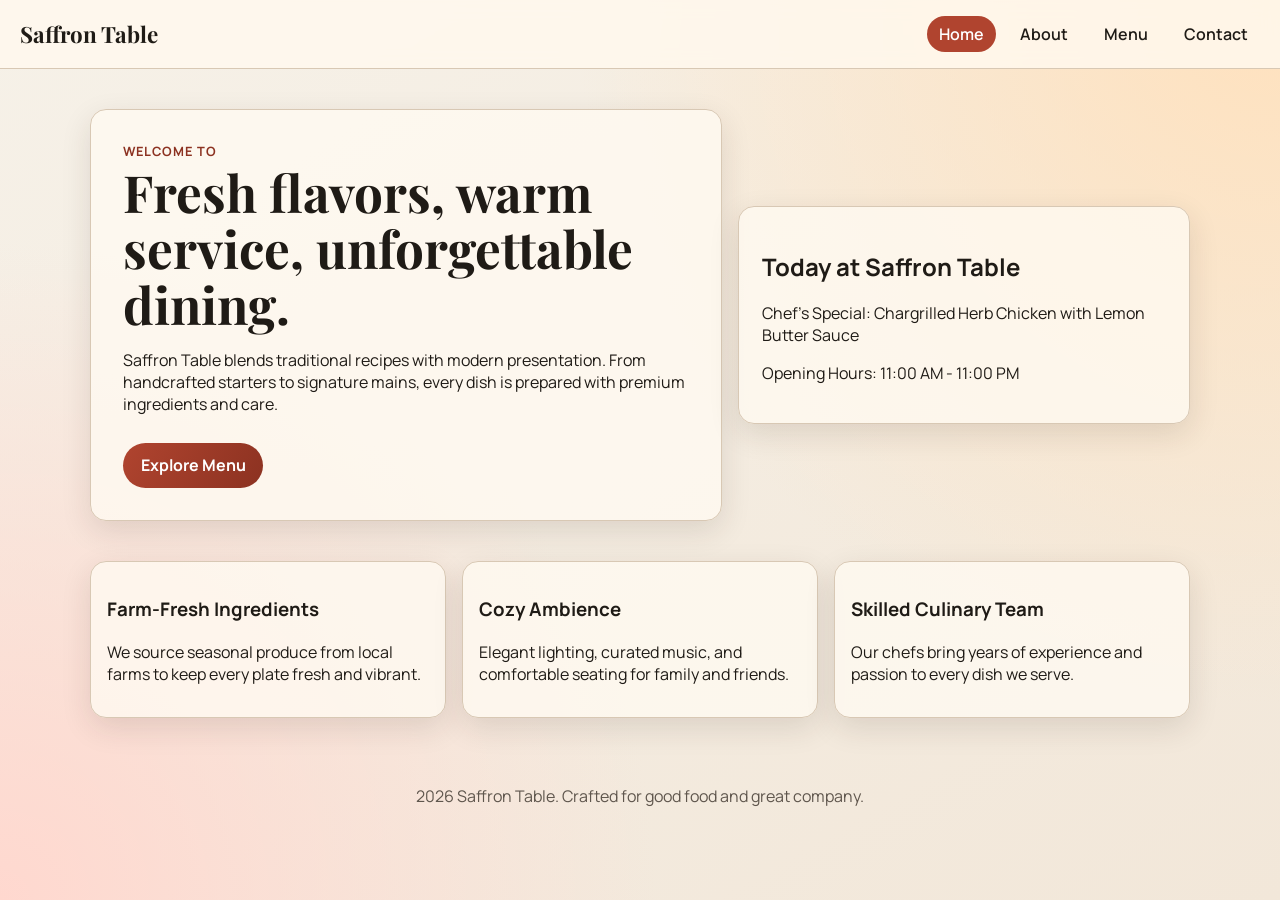
<file: index.html>
<!DOCTYPE html>
<html lang="en">
<head>
  <meta charset="UTF-8">
  <meta name="viewport" content="width=device-width, initial-scale=1.0">
  <title>Saffron Table | Home</title>
  <link rel="stylesheet" href="style.css">
</head>
<body>
  <header class="site-header">
    <a class="brand" href="index.html">Saffron Table</a>
    <button class="menu-toggle" id="menu-toggle" aria-label="Toggle navigation">Menu</button>
    <nav class="site-nav" id="site-nav">
      <a class="active" href="index.html">Home</a>
      <a href="about.html">About</a>
      <a href="menu.html">Menu</a>
      <a href="contact.html">Contact</a>
    </nav>
  </header>

  <main>
    <section class="hero">
      <div class="hero-content">
        <p class="eyebrow">Welcome to</p>
        <h1>Fresh flavors, warm service, unforgettable dining.</h1>
        <p>
          Saffron Table blends traditional recipes with modern presentation.
          From handcrafted starters to signature mains, every dish is prepared
          with premium ingredients and care.
        </p>
        <a class="btn" href="menu.html">Explore Menu</a>
      </div>
      <div class="hero-card">
        <h2>Today at Saffron Table</h2>
        <p>Chef's Special: Chargrilled Herb Chicken with Lemon Butter Sauce</p>
        <p>Opening Hours: 11:00 AM - 11:00 PM</p>
      </div>
    </section>

    <section class="highlight-grid">
      <article class="highlight">
        <h3>Farm-Fresh Ingredients</h3>
        <p>We source seasonal produce from local farms to keep every plate fresh and vibrant.</p>
      </article>
      <article class="highlight">
        <h3>Cozy Ambience</h3>
        <p>Elegant lighting, curated music, and comfortable seating for family and friends.</p>
      </article>
      <article class="highlight">
        <h3>Skilled Culinary Team</h3>
        <p>Our chefs bring years of experience and passion to every dish we serve.</p>
      </article>
    </section>
  </main>

  <footer class="site-footer">
    <p>2026 Saffron Table. Crafted for good food and great company.</p>
  </footer>

  <script src="script.js"></script>
</body>
</html>
</file>
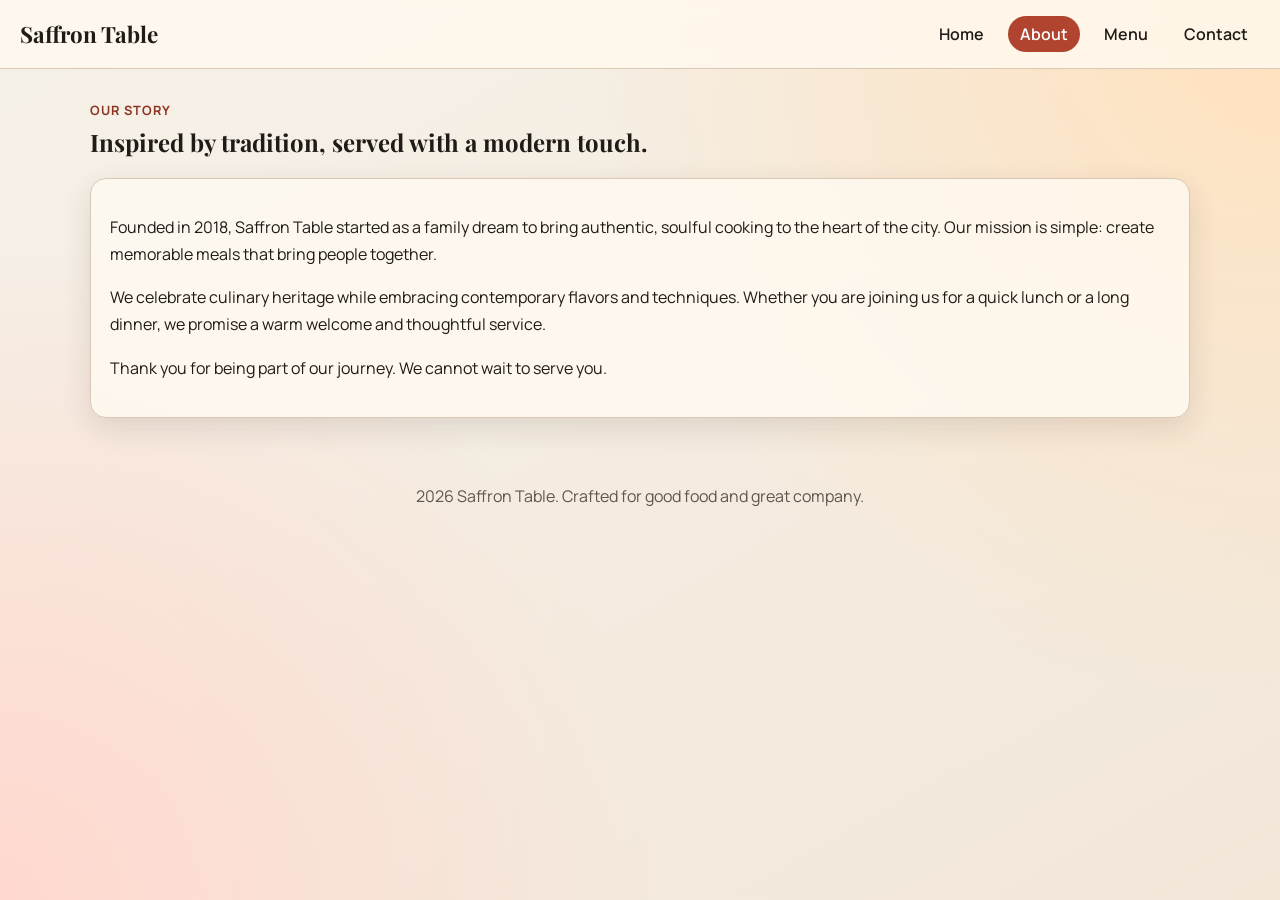
<file: about.html>
<!DOCTYPE html>
<html lang="en">
<head>
  <meta charset="UTF-8">
  <meta name="viewport" content="width=device-width, initial-scale=1.0">
  <title>Saffron Table | About</title>
  <link rel="stylesheet" href="style.css">
</head>
<body>
  <header class="site-header">
    <a class="brand" href="index.html">Saffron Table</a>
    <button class="menu-toggle" id="menu-toggle" aria-label="Toggle navigation">Menu</button>
    <nav class="site-nav" id="site-nav">
      <a href="index.html">Home</a>
      <a class="active" href="about.html">About</a>
      <a href="menu.html">Menu</a>
      <a href="contact.html">Contact</a>
    </nav>
  </header>

  <main class="content-page">
    <section class="content-header">
      <p class="eyebrow">Our Story</p>
      <h1>Inspired by tradition, served with a modern touch.</h1>
    </section>

    <section class="content-block">
      <p>
        Founded in 2018, Saffron Table started as a family dream to bring authentic,
        soulful cooking to the heart of the city. Our mission is simple: create
        memorable meals that bring people together.
      </p>
      <p>
        We celebrate culinary heritage while embracing contemporary flavors and
        techniques. Whether you are joining us for a quick lunch or a long dinner,
        we promise a warm welcome and thoughtful service.
      </p>
      <p>
        Thank you for being part of our journey. We cannot wait to serve you.
      </p>
    </section>
  </main>

  <footer class="site-footer">
    <p>2026 Saffron Table. Crafted for good food and great company.</p>
  </footer>

  <script src="script.js"></script>
</body>
</html>
</file>
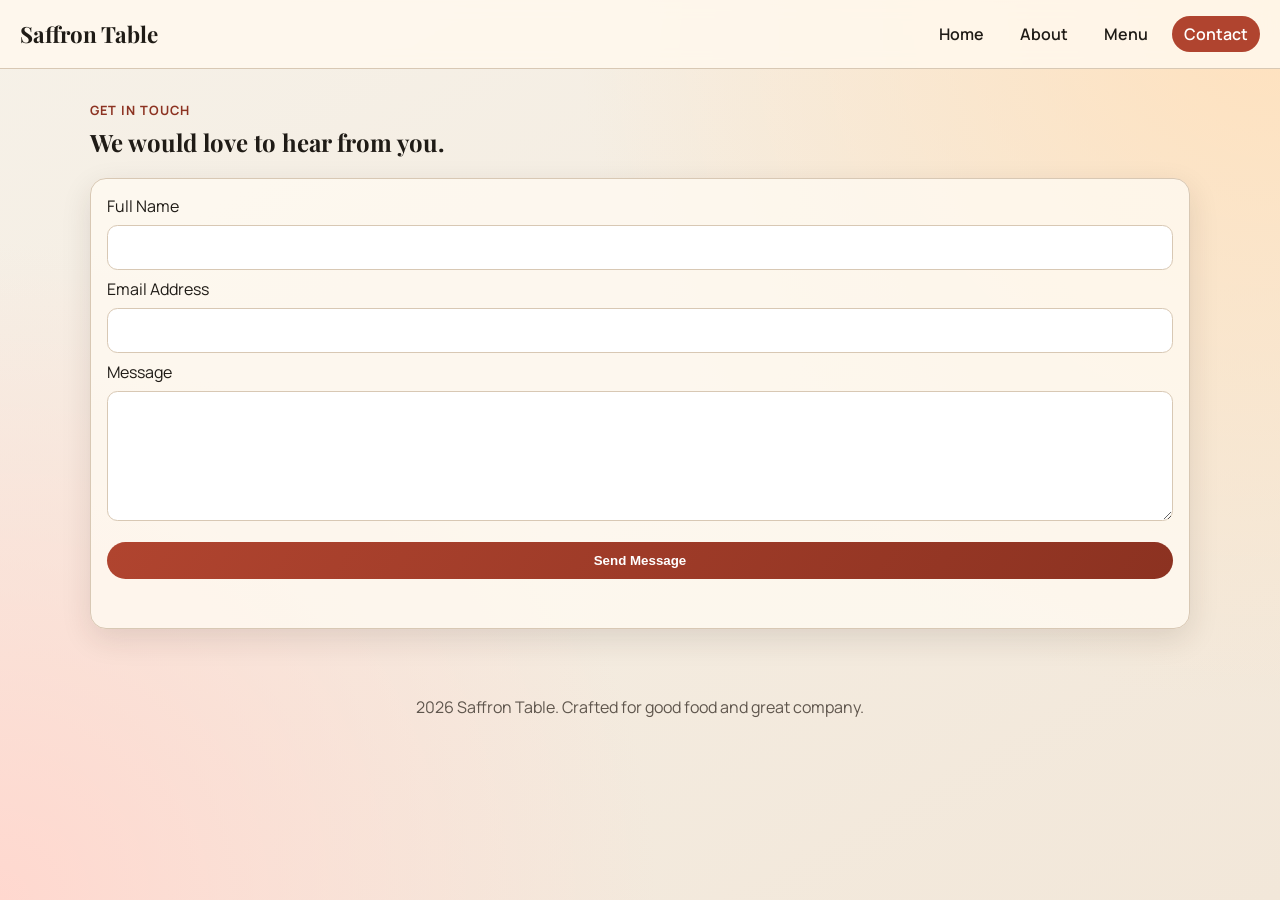
<file: contact.html>
<!DOCTYPE html>
<html lang="en">
<head>
  <meta charset="UTF-8">
  <meta name="viewport" content="width=device-width, initial-scale=1.0">
  <title>Saffron Table | Contact</title>
  <link rel="stylesheet" href="style.css">
</head>
<body>
  <header class="site-header">
    <a class="brand" href="index.html">Saffron Table</a>
    <button class="menu-toggle" id="menu-toggle" aria-label="Toggle navigation">Menu</button>
    <nav class="site-nav" id="site-nav">
      <a href="index.html">Home</a>
      <a href="about.html">About</a>
      <a href="menu.html">Menu</a>
      <a class="active" href="contact.html">Contact</a>
    </nav>
  </header>

  <main class="content-page">
    <section class="content-header">
      <p class="eyebrow">Get In Touch</p>
      <h1>We would love to hear from you.</h1>
    </section>

    <section class="form-wrap">
      <form id="contact-form" class="contact-form" novalidate>
        <label for="name">Full Name</label>
        <input type="text" id="name" name="name" required>

        <label for="email">Email Address</label>
        <input type="email" id="email" name="email" required>

        <label for="message">Message</label>
        <textarea id="message" name="message" rows="5" required></textarea>

        <button type="submit" class="btn">Send Message</button>
        <p id="form-status" class="form-status" role="status" aria-live="polite"></p>
      </form>
    </section>
  </main>

  <footer class="site-footer">
    <p>2026 Saffron Table. Crafted for good food and great company.</p>
  </footer>

  <script src="script.js"></script>
</body>
</html>
</file>
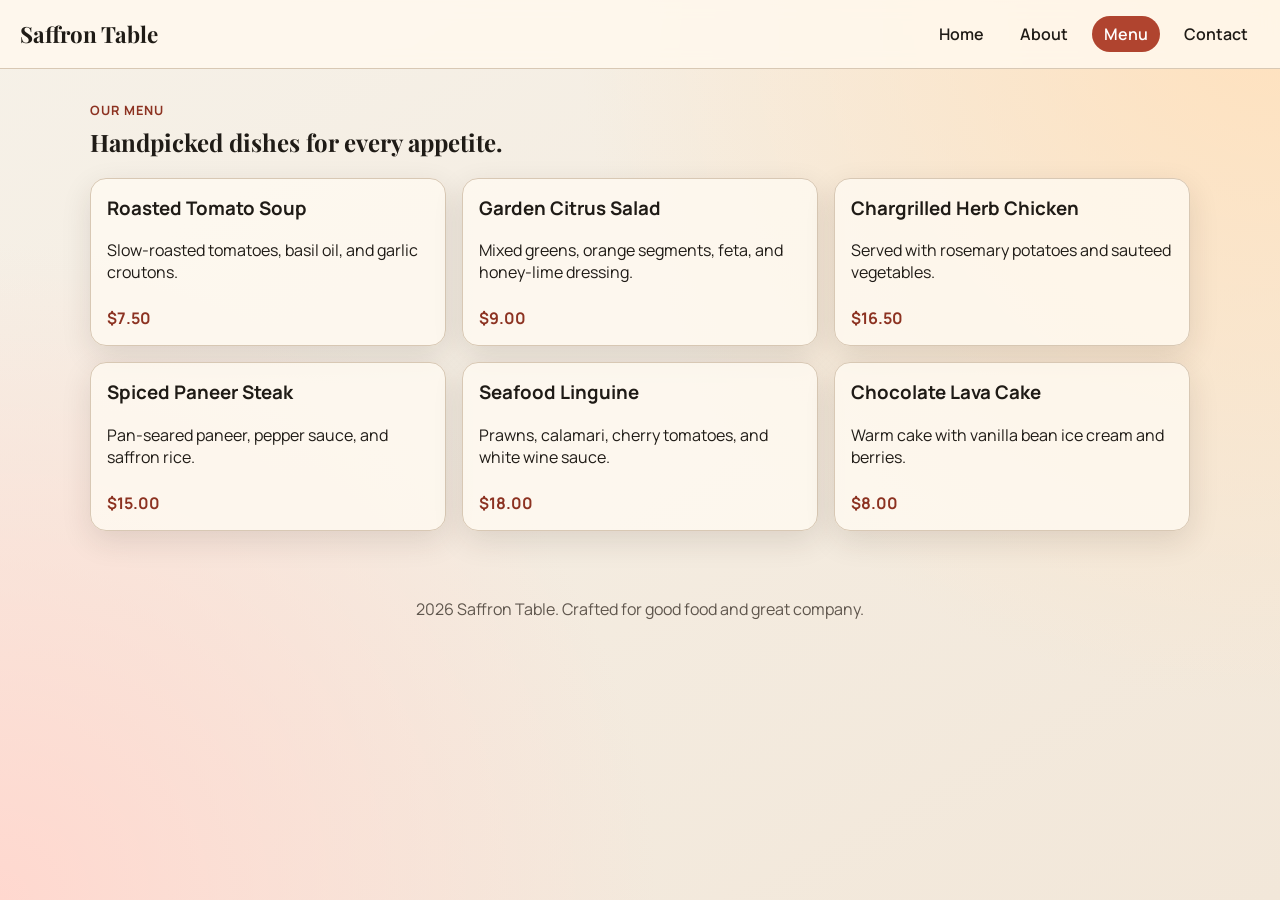
<file: menu.html>
<!DOCTYPE html>
<html lang="en">
<head>
  <meta charset="UTF-8">
  <meta name="viewport" content="width=device-width, initial-scale=1.0">
  <title>Saffron Table | Menu</title>
  <link rel="stylesheet" href="style.css">
</head>
<body>
  <header class="site-header">
    <a class="brand" href="index.html">Saffron Table</a>
    <button class="menu-toggle" id="menu-toggle" aria-label="Toggle navigation">Menu</button>
    <nav class="site-nav" id="site-nav">
      <a href="index.html">Home</a>
      <a href="about.html">About</a>
      <a class="active" href="menu.html">Menu</a>
      <a href="contact.html">Contact</a>
    </nav>
  </header>

  <main class="content-page">
    <section class="content-header">
      <p class="eyebrow">Our Menu</p>
      <h1>Handpicked dishes for every appetite.</h1>
    </section>

    <section class="menu-grid">
      <article class="menu-item">
        <h3>Roasted Tomato Soup</h3>
        <p>Slow-roasted tomatoes, basil oil, and garlic croutons.</p>
        <span>$7.50</span>
      </article>
      <article class="menu-item">
        <h3>Garden Citrus Salad</h3>
        <p>Mixed greens, orange segments, feta, and honey-lime dressing.</p>
        <span>$9.00</span>
      </article>
      <article class="menu-item">
        <h3>Chargrilled Herb Chicken</h3>
        <p>Served with rosemary potatoes and sauteed vegetables.</p>
        <span>$16.50</span>
      </article>
      <article class="menu-item">
        <h3>Spiced Paneer Steak</h3>
        <p>Pan-seared paneer, pepper sauce, and saffron rice.</p>
        <span>$15.00</span>
      </article>
      <article class="menu-item">
        <h3>Seafood Linguine</h3>
        <p>Prawns, calamari, cherry tomatoes, and white wine sauce.</p>
        <span>$18.00</span>
      </article>
      <article class="menu-item">
        <h3>Chocolate Lava Cake</h3>
        <p>Warm cake with vanilla bean ice cream and berries.</p>
        <span>$8.00</span>
      </article>
    </section>
  </main>

  <footer class="site-footer">
    <p>2026 Saffron Table. Crafted for good food and great company.</p>
  </footer>

  <script src="script.js"></script>
</body>
</html>
</file>
<file: style.css>
@import url("https://fonts.googleapis.com/css2?family=Manrope:wght@400;600;700&family=Playfair+Display:wght@600;700&display=swap");

:root {
  --bg: #f4efe6;
  --paper: #fffaf2;
  --ink: #1f1b16;
  --muted: #5f564d;
  --accent: #b0442f;
  --accent-dark: #8c3221;
  --line: #d8c8b4;
  --card: rgba(255, 250, 242, 0.8);
  --shadow: 0 10px 30px rgba(48, 34, 21, 0.12);
}

* {
  box-sizing: border-box;
}

body {
  margin: 0;
  min-height: 100vh;
  font-family: "Manrope", sans-serif;
  color: var(--ink);
  background:
    radial-gradient(circle at top right, #ffe1bd 0%, transparent 45%),
    radial-gradient(circle at bottom left, #ffd8cf 0%, transparent 42%),
    linear-gradient(150deg, #f6f1e8, #f2e7d9);
}

.site-header {
  position: sticky;
  top: 0;
  z-index: 10;
  display: flex;
  align-items: center;
  justify-content: space-between;
  gap: 1rem;
  padding: 1rem 1.25rem;
  border-bottom: 1px solid var(--line);
  backdrop-filter: blur(8px);
  background: rgba(255, 248, 238, 0.85);
}

.brand {
  font-family: "Playfair Display", serif;
  font-size: 1.4rem;
  font-weight: 700;
  color: var(--ink);
  text-decoration: none;
}

.site-nav {
  display: flex;
  gap: 0.75rem;
}

.site-nav a {
  color: var(--ink);
  text-decoration: none;
  font-weight: 600;
  padding: 0.45rem 0.75rem;
  border-radius: 999px;
  transition: background-color 0.25s ease, color 0.25s ease;
}

.site-nav a:hover,
.site-nav a.active {
  background: var(--accent);
  color: #fff;
}

.menu-toggle {
  display: none;
  border: 1px solid var(--line);
  background: var(--paper);
  border-radius: 0.5rem;
  padding: 0.4rem 0.7rem;
  font-weight: 600;
  color: var(--ink);
}

main {
  width: min(1100px, 92%);
  margin: 0 auto;
}

.hero {
  display: grid;
  grid-template-columns: 1.4fr 1fr;
  gap: 1rem;
  padding: 2.5rem 0 1.5rem;
}

.hero-content,
.hero-card,
.highlight,
.content-block,
.menu-item,
.form-wrap {
  background: var(--card);
  border: 1px solid var(--line);
  border-radius: 1rem;
  box-shadow: var(--shadow);
}

.hero-content {
  padding: 2rem;
  animation: riseIn 0.6s ease;
}

.hero-content h1 {
  margin: 0.2rem 0 0.9rem;
  font-family: "Playfair Display", serif;
  line-height: 1.1;
  font-size: clamp(2rem, 4vw, 3.2rem);
}

.hero-card {
  padding: 1.4rem;
  align-self: center;
  animation: riseIn 0.8s ease;
}

.eyebrow {
  margin: 0;
  text-transform: uppercase;
  letter-spacing: 0.08em;
  color: var(--accent-dark);
  font-weight: 700;
  font-size: 0.8rem;
}

.btn {
  display: inline-block;
  margin-top: 0.8rem;
  border: none;
  border-radius: 999px;
  padding: 0.7rem 1.1rem;
  text-decoration: none;
  font-weight: 700;
  background: linear-gradient(120deg, var(--accent), var(--accent-dark));
  color: #fff;
  cursor: pointer;
  transition: transform 0.2s ease, box-shadow 0.2s ease;
}

.btn:hover {
  transform: translateY(-2px);
  box-shadow: 0 10px 20px rgba(140, 50, 33, 0.25);
}

.highlight-grid {
  display: grid;
  grid-template-columns: repeat(3, 1fr);
  gap: 1rem;
  margin: 1rem 0 2rem;
}

.highlight {
  padding: 1rem;
}

.content-page {
  padding: 2rem 0;
}

.content-header h1 {
  margin-top: 0.4rem;
  font-family: "Playfair Display", serif;
}

.content-block {
  padding: 1.2rem;
  line-height: 1.7;
}

.menu-grid {
  margin-top: 1rem;
  display: grid;
  grid-template-columns: repeat(3, minmax(180px, 1fr));
  gap: 1rem;
}

.menu-item {
  padding: 1rem;
}

.menu-item h3 {
  margin-top: 0;
}

.menu-item span {
  display: inline-block;
  margin-top: 0.5rem;
  font-weight: 700;
  color: var(--accent-dark);
}

.form-wrap {
  margin-top: 1rem;
  padding: 1rem;
}

.contact-form {
  display: grid;
  gap: 0.5rem;
}

input,
textarea {
  width: 100%;
  border: 1px solid var(--line);
  border-radius: 0.65rem;
  padding: 0.7rem;
  font-family: inherit;
  font-size: 0.96rem;
  background: #fff;
}

input:focus,
textarea:focus {
  outline: 2px solid #f2a065;
  border-color: transparent;
}

.form-status {
  min-height: 1.3rem;
  margin: 0.25rem 0 0;
  color: var(--accent-dark);
  font-weight: 600;
}

.site-footer {
  text-align: center;
  padding: 1.2rem;
  color: var(--muted);
}

@keyframes riseIn {
  from {
    opacity: 0;
    transform: translateY(14px);
  }
  to {
    opacity: 1;
    transform: translateY(0);
  }
}

@media (max-width: 900px) {
  .hero,
  .highlight-grid,
  .menu-grid {
    grid-template-columns: 1fr;
  }

  .menu-toggle {
    display: inline-block;
  }

  .site-nav {
    display: none;
    position: absolute;
    top: 68px;
    right: 1rem;
    flex-direction: column;
    width: min(220px, 70vw);
    padding: 0.75rem;
    border: 1px solid var(--line);
    border-radius: 0.75rem;
    background: var(--paper);
    box-shadow: var(--shadow);
  }

  .site-nav.open {
    display: flex;
  }
}
</file>
